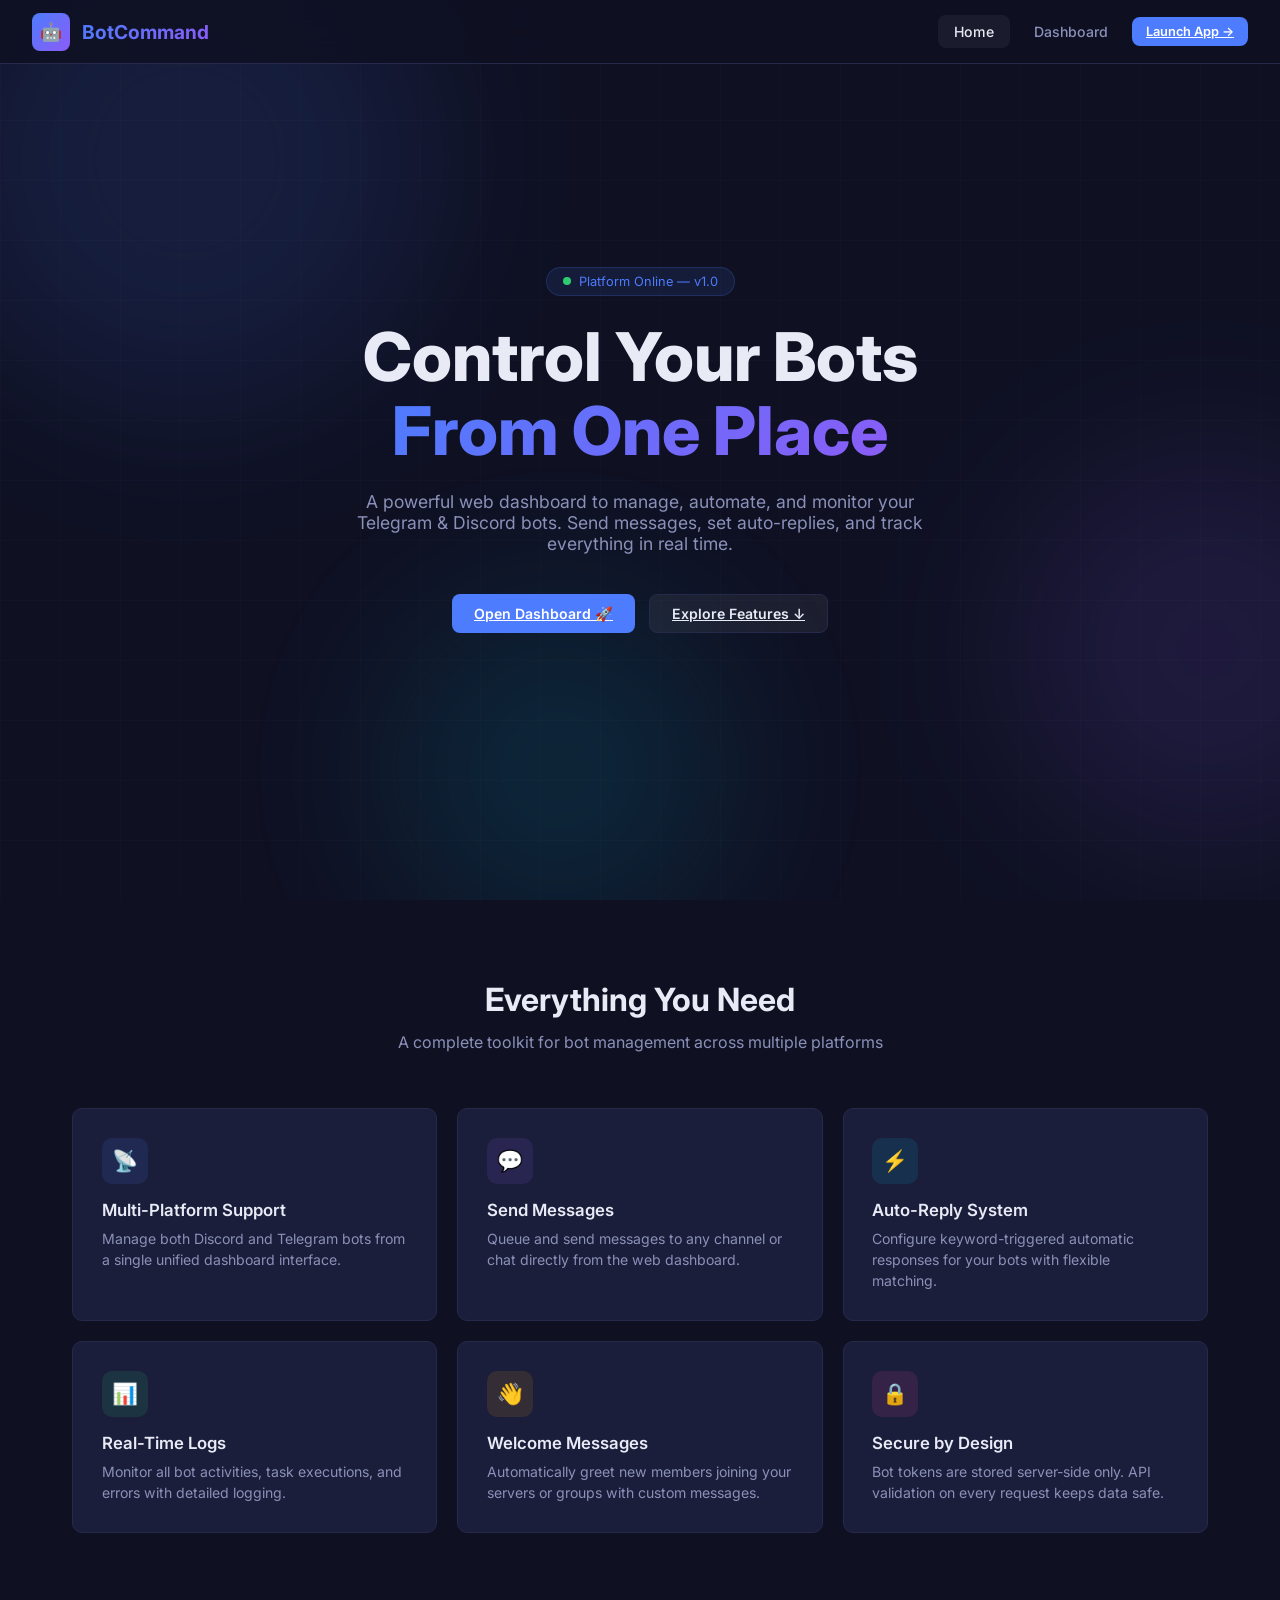
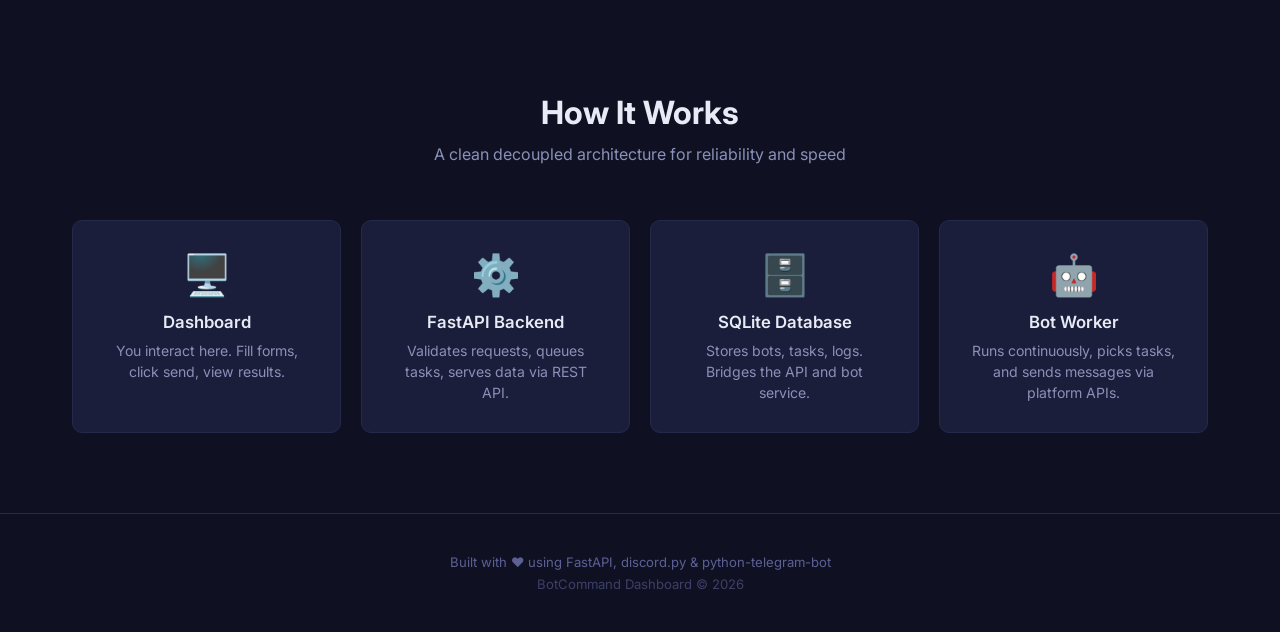
<file: frontend/index.html>
<!DOCTYPE html>
<html lang="en">
<head>
    <meta charset="UTF-8">
    <meta name="viewport" content="width=device-width, initial-scale=1.0">
    <meta name="description" content="Web-Based Dashboard for Controlling and Automating Telegram & Discord Bots">
    <title>BotCommand — Bot Control Dashboard</title>
    <link rel="stylesheet" href="styles.css">
</head>
<body>
    <!-- Animated Background -->
    <div class="bg-animation">
        <div class="bg-orb"></div>
        <div class="bg-orb"></div>
        <div class="bg-orb"></div>
    </div>
    <div class="grid-overlay"></div>

    <!-- Navbar -->
    <nav class="navbar">
        <a href="/" class="nav-brand">
            <div class="logo-icon">🤖</div>
            <h1>BotCommand</h1>
        </a>
        <div class="nav-links">
            <a href="/" class="nav-link active">Home</a>
            <a href="/dashboard" class="nav-link">Dashboard</a>
            <a href="/dashboard" class="btn btn-primary btn-sm">Launch App →</a>
        </div>
    </nav>

    <!-- Hero Section -->
    <section class="hero">
        <div class="hero-badge">
            <span class="pulse"></span>
            Platform Online — v1.0
        </div>
        <h1>Control Your Bots<br><span class="gradient-text">From One Place</span></h1>
        <p>A powerful web dashboard to manage, automate, and monitor your Telegram &amp; Discord bots. Send messages, set auto-replies, and track everything in real time.</p>
        <div class="hero-buttons">
            <a href="/dashboard" class="btn btn-primary">Open Dashboard 🚀</a>
            <a href="#features" class="btn btn-secondary">Explore Features ↓</a>
        </div>
    </section>

    <!-- Features Section -->
    <section class="features-section" id="features">
        <div class="section-header">
            <h2>Everything You Need</h2>
            <p>A complete toolkit for bot management across multiple platforms</p>
        </div>
        <div class="features-grid">
            <div class="feature-card animate-in">
                <div class="feature-icon blue">📡</div>
                <h3>Multi-Platform Support</h3>
                <p>Manage both Discord and Telegram bots from a single unified dashboard interface.</p>
            </div>
            <div class="feature-card animate-in delay-1">
                <div class="feature-icon purple">💬</div>
                <h3>Send Messages</h3>
                <p>Queue and send messages to any channel or chat directly from the web dashboard.</p>
            </div>
            <div class="feature-card animate-in delay-2">
                <div class="feature-icon cyan">⚡</div>
                <h3>Auto-Reply System</h3>
                <p>Configure keyword-triggered automatic responses for your bots with flexible matching.</p>
            </div>
            <div class="feature-card animate-in delay-3">
                <div class="feature-icon green">📊</div>
                <h3>Real-Time Logs</h3>
                <p>Monitor all bot activities, task executions, and errors with detailed logging.</p>
            </div>
            <div class="feature-card animate-in delay-4">
                <div class="feature-icon orange">👋</div>
                <h3>Welcome Messages</h3>
                <p>Automatically greet new members joining your servers or groups with custom messages.</p>
            </div>
            <div class="feature-card animate-in delay-4">
                <div class="feature-icon pink">🔒</div>
                <h3>Secure by Design</h3>
                <p>Bot tokens are stored server-side only. API validation on every request keeps data safe.</p>
            </div>
        </div>
    </section>

    <!-- Architecture Section -->
    <section class="features-section">
        <div class="section-header">
            <h2>How It Works</h2>
            <p>A clean decoupled architecture for reliability and speed</p>
        </div>
        <div class="features-grid" style="grid-template-columns: repeat(auto-fit, minmax(220px, 1fr));">
            <div class="feature-card animate-in" style="text-align:center;">
                <div style="font-size:2.5rem;margin-bottom:0.8rem;">🖥️</div>
                <h3>Dashboard</h3>
                <p>You interact here. Fill forms, click send, view results.</p>
            </div>
            <div class="feature-card animate-in delay-1" style="text-align:center;">
                <div style="font-size:2.5rem;margin-bottom:0.8rem;">⚙️</div>
                <h3>FastAPI Backend</h3>
                <p>Validates requests, queues tasks, serves data via REST API.</p>
            </div>
            <div class="feature-card animate-in delay-2" style="text-align:center;">
                <div style="font-size:2.5rem;margin-bottom:0.8rem;">🗄️</div>
                <h3>SQLite Database</h3>
                <p>Stores bots, tasks, logs. Bridges the API and bot service.</p>
            </div>
            <div class="feature-card animate-in delay-3" style="text-align:center;">
                <div style="font-size:2.5rem;margin-bottom:0.8rem;">🤖</div>
                <h3>Bot Worker</h3>
                <p>Runs continuously, picks tasks, and sends messages via platform APIs.</p>
            </div>
        </div>
    </section>

    <!-- Footer -->
    <footer class="footer">
        <p>Built with ❤️ using FastAPI, discord.py & python-telegram-bot</p>
        <p style="margin-top:6px;opacity:0.6;">BotCommand Dashboard &copy; 2026</p>
    </footer>
</body>
</html>
</file>
<file: frontend/styles.css>
@import url('https://fonts.googleapis.com/css2?family=Inter:wght@300;400;500;600;700;800&display=swap');
*,*::before,*::after{margin:0;padding:0;box-sizing:border-box;}
:root{
  --bg-body:#0f1123;--bg-sidebar:#151835;--bg-card:#1a1e3a;--bg-input:#12152e;
  --border:#252a4a;--border-hover:#3b4170;
  --text:#e8eaf6;--text-sec:#8b90b8;--text-muted:#5c6094;
  --blue:#4d7cfe;--purple:#8b5cf6;--cyan:#06b6d4;--green:#2ecc71;--orange:#f39c12;--red:#e74c3c;--pink:#ec4899;--teal:#00b894;--yellow:#f1c40f;
  --radius:10px;--transition:all .25s ease;
}
body{font-family:'Inter',sans-serif;background:var(--bg-body);color:var(--text);min-height:100vh;overflow-x:hidden;}
::-webkit-scrollbar{width:5px;}::-webkit-scrollbar-track{background:transparent;}::-webkit-scrollbar-thumb{background:var(--blue);border-radius:3px;}

/* ===== SIDEBAR ===== */
.sidebar{position:fixed;top:0;left:0;width:240px;height:100vh;background:#ffffff;border-right:1px solid #e2e8f0;display:flex;flex-direction:column;z-index:100;transition:var(--transition);}
.sidebar-brand{padding:18px 20px;display:flex;align-items:center;gap:10px;border-bottom:1px solid #e2e8f0;}
.brand-icon{width:36px;height:36px;border-radius:8px;background:linear-gradient(135deg,var(--blue),var(--purple));display:flex;align-items:center;justify-content:center;font-size:1.1rem;color:#ffffff;}
.brand-text{font-size:.85rem;font-weight:700;color:#1e293b;line-height:1.2;}
.sidebar-label{padding:18px 20px 8px;font-size:.7rem;font-weight:600;color:#94a3b8;text-transform:uppercase;letter-spacing:1.5px;}
.sidebar-nav{flex:1;padding:0 10px;display:flex;flex-direction:column;gap:2px;}
.sidebar-link{display:flex;align-items:center;gap:10px;padding:10px 14px;border-radius:8px;color:#64748b;text-decoration:none;font-size:.88rem;font-weight:500;transition:var(--transition);}
.sidebar-link:hover{background:#f1f5f9;color:#0f172a;}
.sidebar-link.active{background:var(--blue);color:#fff;box-shadow:0 4px 15px rgba(77,124,254,.3);}
.sl-icon{font-size:1rem;width:22px;text-align:center;}

/* System Status */
.system-status{padding:16px 20px;border-top:1px solid #e2e8f0;margin-top:auto;}
.status-title{font-size:.75rem;font-weight:600;color:#94a3b8;margin-bottom:8px;}
.status-indicator{display:flex;align-items:center;gap:8px;font-size:.8rem;color:var(--green);margin-bottom:12px;}
.status-dot{width:8px;height:8px;border-radius:50%;background:var(--green);animation:pulse 2s infinite;}
.status-items{display:flex;flex-direction:column;gap:6px;}
.status-item{display:flex;justify-content:space-between;align-items:center;font-size:.8rem;color:#475569;}
.status-badge{padding:2px 10px;border-radius:12px;font-size:.72rem;font-weight:700;color:#fff;}
.status-badge.blue{background:var(--blue);}
.status-badge.purple{background:var(--purple);}
.status-badge.orange{background:var(--orange);}

/* ===== TOPBAR ===== */
.main-content{margin-left:240px;min-height:100vh;display:flex;flex-direction:column;}
.topbar{height:60px;background:var(--bg-sidebar);border-bottom:1px solid var(--border);display:flex;align-items:center;justify-content:space-between;padding:0 28px;position:sticky;top:0;z-index:50;}
.menu-toggle{display:none;background:none;border:none;color:var(--text);font-size:1.3rem;cursor:pointer;}
.topbar-right{display:flex;align-items:center;gap:10px;margin-left:auto;}
.user-greeting{font-size:.9rem;color:var(--text-sec);}
.user-greeting strong{color:var(--text);}
.online-dot{width:8px;height:8px;border-radius:50%;background:var(--green);}
.online-text{font-size:.8rem;color:var(--green);}

/* ===== CONTENT ===== */
.content-area{padding:24px 28px;flex:1;}

/* ===== STATS ROW ===== */
.stats-row{display:grid;grid-template-columns:repeat(4,1fr);gap:18px;margin-bottom:24px;}
.stat-card{background:var(--bg-card);border:1px solid var(--border);border-radius:var(--radius);padding:20px;display:flex;align-items:center;gap:16px;transition:var(--transition);}
.stat-card:hover{border-color:var(--border-hover);transform:translateY(-2px);}
.stat-card-icon{width:48px;height:48px;border-radius:10px;display:flex;align-items:center;justify-content:center;font-size:1.4rem;}
.stat-card-icon.blue{background:rgba(77,124,254,.15);}
.stat-card-icon.green{background:rgba(46,204,113,.15);}
.stat-card-icon.orange{background:rgba(243,156,18,.15);}
.stat-card-icon.purple{background:rgba(139,92,246,.15);}
.stat-value{font-size:1.8rem;font-weight:800;color:var(--text);}
.stat-label{font-size:.82rem;color:var(--text-sec);margin-top:2px;}
.stat-sub{font-size:.72rem;color:var(--text-muted);margin-top:2px;}
.stat-sub-green{color:var(--green);}

/* ===== PANELS ===== */
.panel-row{display:grid;grid-template-columns:1fr 1fr;gap:18px;margin-bottom:18px;}
.panel{background:var(--bg-card);border:1px solid var(--border);border-radius:var(--radius);overflow:hidden;transition:var(--transition);}
.panel:hover{border-color:var(--border-hover);}
.panel-full{grid-column:1/-1;}
.panel-header{padding:16px 20px;border-bottom:1px solid var(--border);display:flex;align-items:center;gap:12px;}
.panel-header h3{font-size:.95rem;font-weight:600;flex:1;}
.panel-icon{width:40px;height:40px;border-radius:10px;display:flex;align-items:center;justify-content:center;font-size:1.1rem;}
.blue-bg{background:rgba(77,124,254,.15);}
.teal-bg{background:rgba(0,184,148,.15);}
.orange-bg{background:rgba(243,156,18,.15);}
.red-bg{background:rgba(231,76,60,.15);}
.green-bg{background:rgba(46,204,113,.15);}
.yellow-bg{background:rgba(241,196,0,.15);}
.panel-body{padding:20px;}

/* ===== FORMS ===== */
.form-group{margin-bottom:14px;}
.form-group label{display:block;font-size:.78rem;font-weight:600;color:var(--text-sec);margin-bottom:5px;text-transform:uppercase;letter-spacing:.5px;}
.form-control{width:100%;padding:10px 14px;border-radius:8px;background:var(--bg-input);border:1px solid var(--border);color:var(--text);font-family:'Inter',sans-serif;font-size:.88rem;transition:var(--transition);outline:none;}
.form-control:focus{border-color:var(--blue);box-shadow:0 0 0 3px rgba(77,124,254,.12);}
.form-control::placeholder{color:var(--text-muted);}
select.form-control{cursor:pointer;appearance:none;background-image:url("data:image/svg+xml,%3Csvg xmlns='http://www.w3.org/2000/svg' width='12' height='12' fill='%238b90b8' viewBox='0 0 16 16'%3E%3Cpath d='M8 11L3 6h10z'/%3E%3C/svg%3E");background-repeat:no-repeat;background-position:right 12px center;padding-right:36px;}
textarea.form-control{resize:vertical;min-height:70px;}
.form-row{display:grid;grid-template-columns:1fr 1fr;gap:12px;}
.input-icon-wrap{position:relative;}
.input-icon-wrap .form-control{padding-right:40px;}
.input-icon-btn{position:absolute;right:8px;top:50%;transform:translateY(-50%);background:none;border:none;cursor:pointer;font-size:1rem;color:var(--text-muted);}

/* ===== BUTTONS ===== */
.btn{padding:10px 22px;border-radius:8px;font-size:.88rem;font-weight:600;cursor:pointer;transition:var(--transition);border:none;display:inline-flex;align-items:center;gap:8px;font-family:'Inter',sans-serif;}
.btn-primary{background:var(--blue);color:#fff;float:right;}
.btn-primary:hover{background:#3a6af0;transform:translateY(-1px);}
.btn-send{background:var(--teal);color:#fff;float:right;}
.btn-send:hover{background:#00a884;}
.btn-schedule{background:linear-gradient(135deg,var(--orange),#e67e22);color:#fff;float:right;}
.btn-schedule:hover{transform:translateY(-1px);}
.btn-addrule{background:var(--red);color:#fff;float:right;}
.btn-addrule:hover{background:#c0392b;}
.btn-welcome{background:linear-gradient(135deg,var(--green),var(--teal));color:#fff;float:right;}
.btn-welcome:hover{transform:translateY(-1px);}
.btn-secondary{background:rgba(255,255,255,.06);color:var(--text);border:1px solid var(--border);}
.btn-secondary:hover{background:rgba(255,255,255,.1);}
.btn-danger{background:rgba(231,76,60,.15);color:var(--red);border:1px solid rgba(231,76,60,.2);}
.btn-sm{padding:7px 14px;font-size:.8rem;}

/* ===== TABLE ===== */
.table-wrapper{overflow-x:auto;}
table{width:100%;border-collapse:collapse;}
th{text-align:left;padding:10px 16px;font-size:.72rem;font-weight:600;color:var(--text-muted);text-transform:uppercase;letter-spacing:.5px;border-bottom:1px solid var(--border);}
td{padding:11px 16px;font-size:.85rem;border-bottom:1px solid rgba(255,255,255,.03);}
tr{transition:var(--transition);}
tr:hover{background:rgba(255,255,255,.02);}
.empty-cell{text-align:center;padding:2rem;color:var(--text-muted);}

/* Log table */
.log-table td,.log-table th{padding:10px 14px;font-size:.82rem;}
.platform-icon{width:24px;height:24px;border-radius:6px;display:inline-flex;align-items:center;justify-content:center;font-size:.75rem;color:#fff;}
.platform-icon.discord{background:#5865F2;}
.platform-icon.telegram{background:#0088cc;}
.view-all-link{color:var(--blue);font-size:.82rem;text-decoration:none;font-weight:500;}
.view-all-link:hover{text-decoration:underline;}

/* ===== BADGES ===== */
.badge{display:inline-flex;align-items:center;gap:6px;padding:3px 10px;border-radius:50px;font-size:.72rem;font-weight:600;}
.badge-discord{background:rgba(88,101,242,.15);color:#5865F2;}
.badge-telegram{background:rgba(0,136,204,.15);color:#0088cc;}
.badge-pending,.badge-pending-s{background:rgba(243,156,18,.15);color:var(--orange);}
.badge-done,.badge-success{background:rgba(46,204,113,.15);color:var(--green);}
.badge-failed{background:rgba(231,76,60,.15);color:var(--red);}
.badge-active{background:rgba(46,204,113,.15);color:var(--green);}
.badge-inactive{background:rgba(92,96,148,.15);color:var(--text-muted);}

/* Profile */
.profile-card{display:flex;align-items:center;gap:20px;padding:20px;}
.profile-avatar{width:64px;height:64px;border-radius:50%;background:linear-gradient(135deg,var(--blue),var(--purple));display:flex;align-items:center;justify-content:center;font-size:1.8rem;font-weight:700;color:#fff;}
.text-muted{color:var(--text-muted);font-size:.85rem;}

/* ===== TOAST ===== */
.toast-container{position:fixed;top:70px;right:20px;z-index:9999;display:flex;flex-direction:column;gap:10px;}
.toast{padding:12px 18px;border-radius:var(--radius);background:var(--bg-card);border:1px solid var(--border);min-width:280px;display:flex;align-items:center;gap:10px;animation:slideInRight .35s ease-out;box-shadow:0 8px 30px rgba(0,0,0,.4);}
.toast.success{border-left:3px solid var(--green);}
.toast.error{border-left:3px solid var(--red);}
.toast.info{border-left:3px solid var(--blue);}
.toast-message{flex:1;font-size:.85rem;}
.toast-close{cursor:pointer;color:var(--text-muted);background:none;border:none;font-size:1.1rem;}

/* ===== ANIMATIONS ===== */
@keyframes slideInRight{from{opacity:0;transform:translateX(50px);}to{opacity:1;transform:translateX(0);}}
@keyframes pulse{0%,100%{opacity:1;}50%{opacity:.4;}}
@keyframes fadeIn{from{opacity:0;transform:translateY(10px);}to{opacity:1;transform:translateY(0);}}
.animate-in{animation:fadeIn .4s ease-out both;}

/* ===== HERO (landing page only) ===== */
.bg-animation{position:fixed;top:0;left:0;width:100%;height:100%;z-index:-1;overflow:hidden;}
.bg-orb{position:absolute;border-radius:50%;filter:blur(80px);opacity:.12;animation:orbFloat 20s ease-in-out infinite;}
.bg-orb:nth-child(1){width:500px;height:500px;background:var(--blue);top:-10%;left:-5%;}
.bg-orb:nth-child(2){width:400px;height:400px;background:var(--purple);top:50%;right:-10%;animation-delay:-7s;}
.bg-orb:nth-child(3){width:350px;height:350px;background:var(--cyan);bottom:-5%;left:30%;animation-delay:-14s;}
@keyframes orbFloat{0%,100%{transform:translate(0,0) scale(1);}33%{transform:translate(40px,-30px) scale(1.1);}66%{transform:translate(-20px,20px) scale(.95);}}
.grid-overlay{position:fixed;top:0;left:0;width:100%;height:100%;background-image:linear-gradient(rgba(255,255,255,.015) 1px,transparent 1px),linear-gradient(90deg,rgba(255,255,255,.015) 1px,transparent 1px);background-size:60px 60px;z-index:-1;pointer-events:none;}

/* Navbar for landing */
.navbar{position:fixed;top:0;left:0;right:0;z-index:100;background:rgba(15,17,35,.85);backdrop-filter:blur(20px);border-bottom:1px solid var(--border);padding:0 2rem;height:64px;display:flex;align-items:center;justify-content:space-between;}
.nav-brand{display:flex;align-items:center;gap:12px;text-decoration:none;}
.nav-brand .logo-icon{width:38px;height:38px;border-radius:8px;background:linear-gradient(135deg,var(--blue),var(--purple));display:flex;align-items:center;justify-content:center;font-size:1.1rem;}
.nav-brand h1{font-size:1.2rem;font-weight:700;background:linear-gradient(135deg,var(--blue),var(--purple));-webkit-background-clip:text;-webkit-text-fill-color:transparent;}
.nav-links{display:flex;align-items:center;gap:8px;}
.nav-link{padding:8px 16px;border-radius:8px;color:var(--text-sec);text-decoration:none;font-size:.88rem;font-weight:500;transition:var(--transition);}
.nav-link:hover,.nav-link.active{color:var(--text);background:rgba(255,255,255,.05);}

/* Hero */
.hero{min-height:100vh;display:flex;flex-direction:column;align-items:center;justify-content:center;text-align:center;padding:2rem;}
.hero-badge{display:inline-flex;align-items:center;gap:8px;padding:6px 16px;border-radius:50px;font-size:.8rem;background:rgba(77,124,254,.1);border:1px solid rgba(77,124,254,.2);color:var(--blue);margin-bottom:1.5rem;}
.hero-badge .pulse{width:8px;height:8px;border-radius:50%;background:var(--green);animation:pulse 2s infinite;}
.hero h1{font-size:clamp(2.5rem,6vw,4.2rem);font-weight:800;line-height:1.1;margin-bottom:1.5rem;}
.hero h1 .gradient-text{background:linear-gradient(135deg,var(--blue),var(--purple));-webkit-background-clip:text;-webkit-text-fill-color:transparent;}
.hero p{font-size:1.1rem;color:var(--text-sec);max-width:600px;margin-bottom:2.5rem;}
.hero-buttons{display:flex;gap:14px;flex-wrap:wrap;justify-content:center;}
.btn-primary-hero{background:linear-gradient(135deg,var(--blue),var(--purple));color:#fff;padding:12px 28px;border-radius:var(--radius);font-size:.95rem;font-weight:600;text-decoration:none;transition:var(--transition);box-shadow:0 4px 20px rgba(77,124,254,.3);}
.btn-primary-hero:hover{transform:translateY(-2px);box-shadow:0 8px 30px rgba(77,124,254,.4);}
.btn-secondary-hero{background:rgba(255,255,255,.05);color:var(--text);padding:12px 28px;border-radius:var(--radius);font-size:.95rem;font-weight:600;text-decoration:none;border:1px solid var(--border);transition:var(--transition);}
.btn-secondary-hero:hover{background:rgba(255,255,255,.08);}

/* Features */
.features-section{padding:5rem 2rem;max-width:1200px;margin:0 auto;}
.section-header{text-align:center;margin-bottom:3.5rem;}
.section-header h2{font-size:2rem;font-weight:700;margin-bottom:.8rem;}
.section-header p{color:var(--text-sec);font-size:1rem;}
.features-grid{display:grid;grid-template-columns:repeat(auto-fit,minmax(280px,1fr));gap:20px;}
.feature-card{background:var(--bg-card);border:1px solid var(--border);border-radius:var(--radius);padding:1.8rem;transition:var(--transition);position:relative;overflow:hidden;}
.feature-card::before{content:'';position:absolute;top:0;left:0;right:0;height:3px;background:linear-gradient(90deg,var(--blue),var(--purple));transform:scaleX(0);transition:transform .4s;transform-origin:left;}
.feature-card:hover{transform:translateY(-3px);border-color:var(--border-hover);}
.feature-card:hover::before{transform:scaleX(1);}
.feature-card h3{font-size:1.05rem;font-weight:600;margin-bottom:.5rem;}
.feature-card p{color:var(--text-sec);font-size:.88rem;line-height:1.5;}
.feature-icon{width:46px;height:46px;border-radius:10px;display:flex;align-items:center;justify-content:center;font-size:1.3rem;margin-bottom:1rem;}
.feature-icon.blue{background:rgba(77,124,254,.12);}
.feature-icon.purple{background:rgba(139,92,246,.12);}
.feature-icon.cyan{background:rgba(6,182,212,.12);}
.feature-icon.green{background:rgba(46,204,113,.12);}
.feature-icon.orange{background:rgba(243,156,18,.12);}
.feature-icon.pink{background:rgba(236,72,153,.12);}

.footer{text-align:center;padding:2.5rem;border-top:1px solid var(--border);color:var(--text-muted);font-size:.82rem;}

/* Dashboard page hides landing elements */
.dashboard-page .bg-animation,.dashboard-page .grid-overlay,.dashboard-page .navbar{display:none;}

/* ===== RESPONSIVE ===== */
@media(max-width:1100px){.stats-row{grid-template-columns:repeat(2,1fr);}.panel-row{grid-template-columns:1fr;}}
@media(max-width:768px){
  .sidebar{transform:translateX(-100%);}
  .sidebar.open{transform:translateX(0);}
  .main-content{margin-left:0;}
  .menu-toggle{display:block;}
  .stats-row{grid-template-columns:1fr 1fr;}
  .form-row{grid-template-columns:1fr;}
}
</file>
